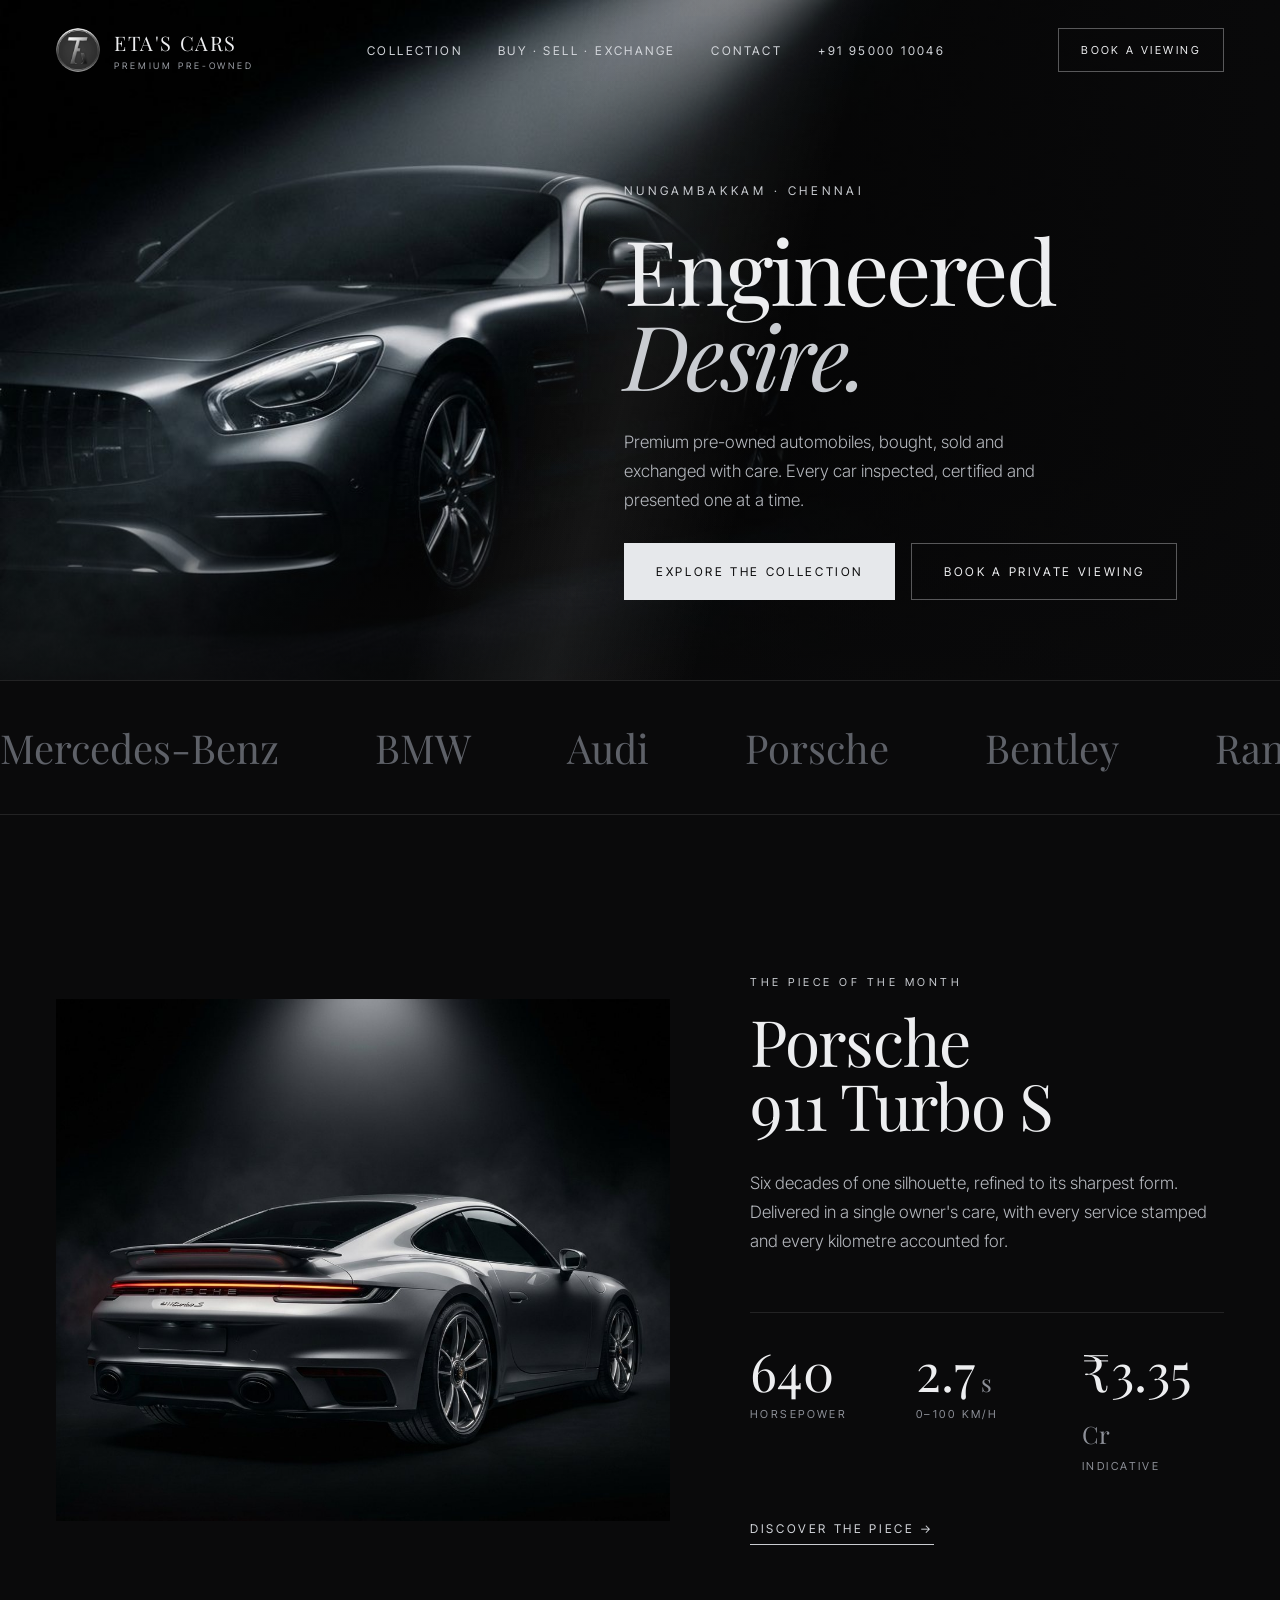
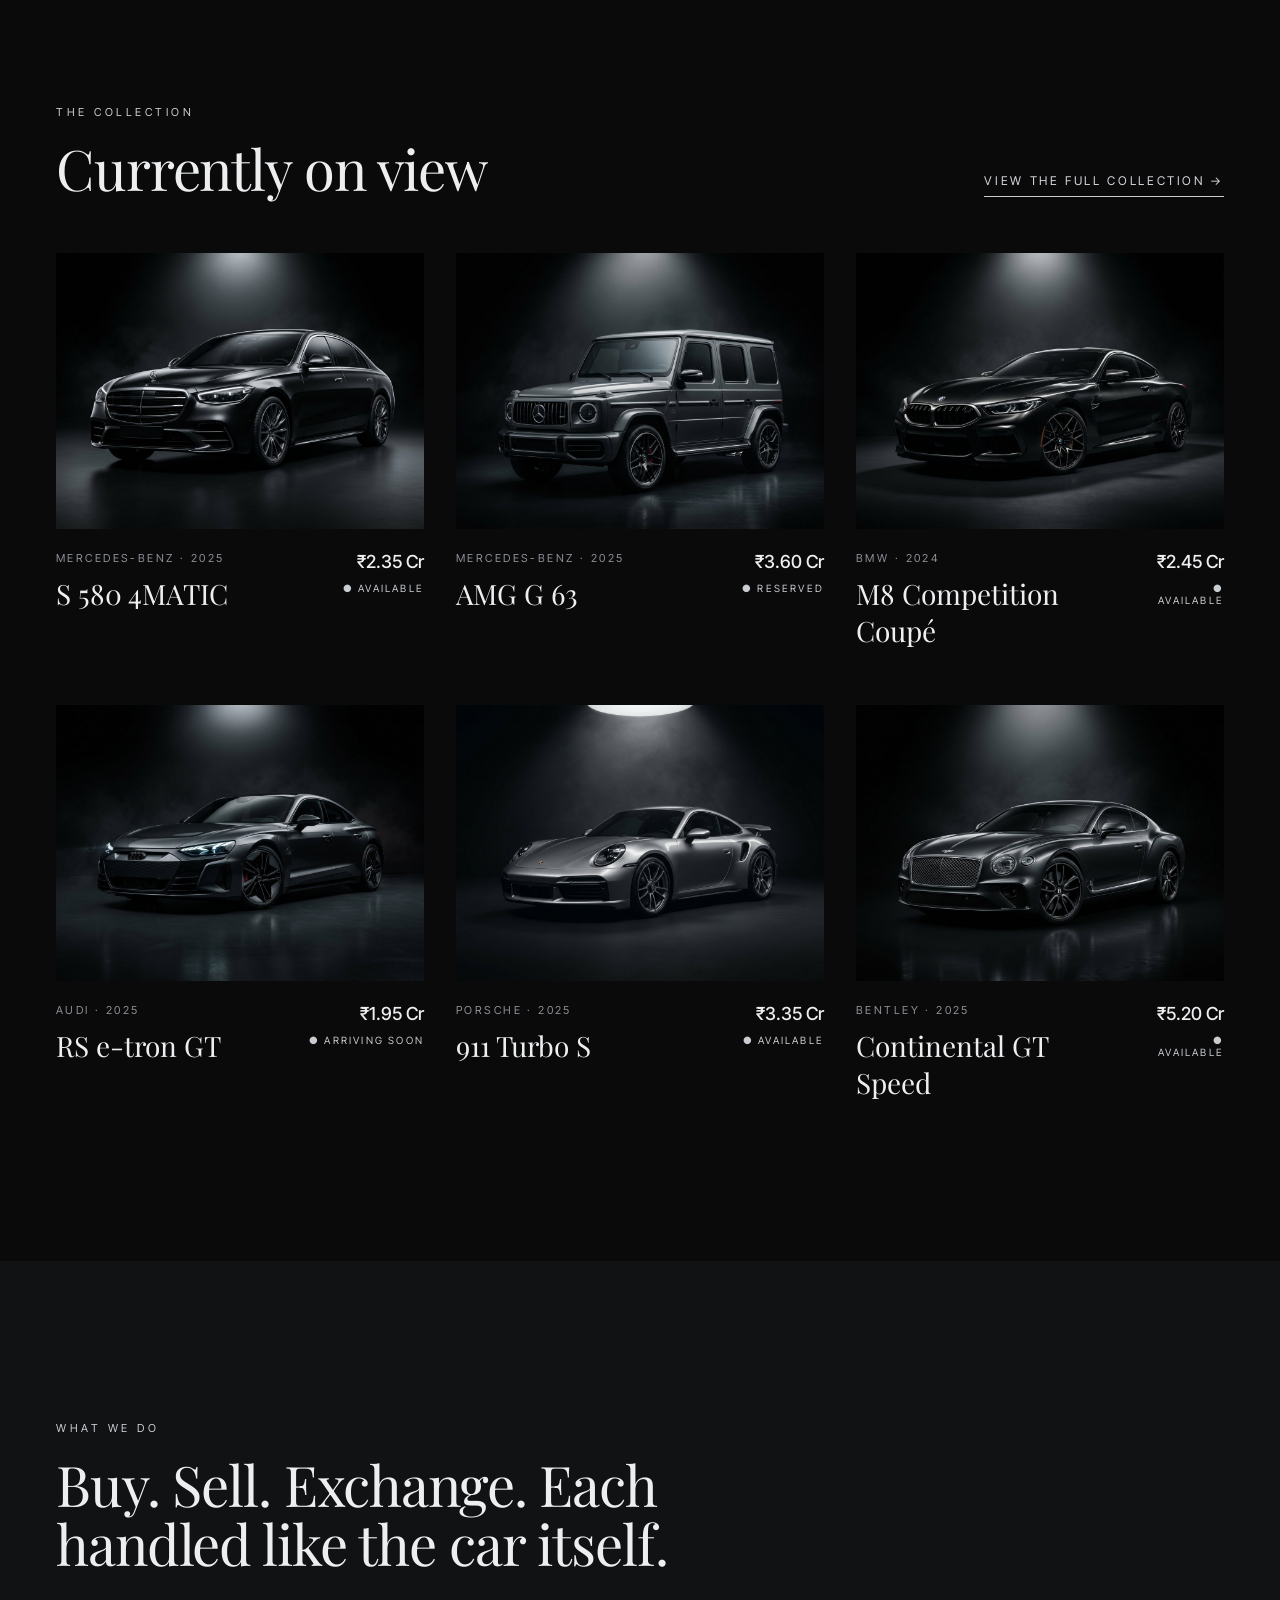
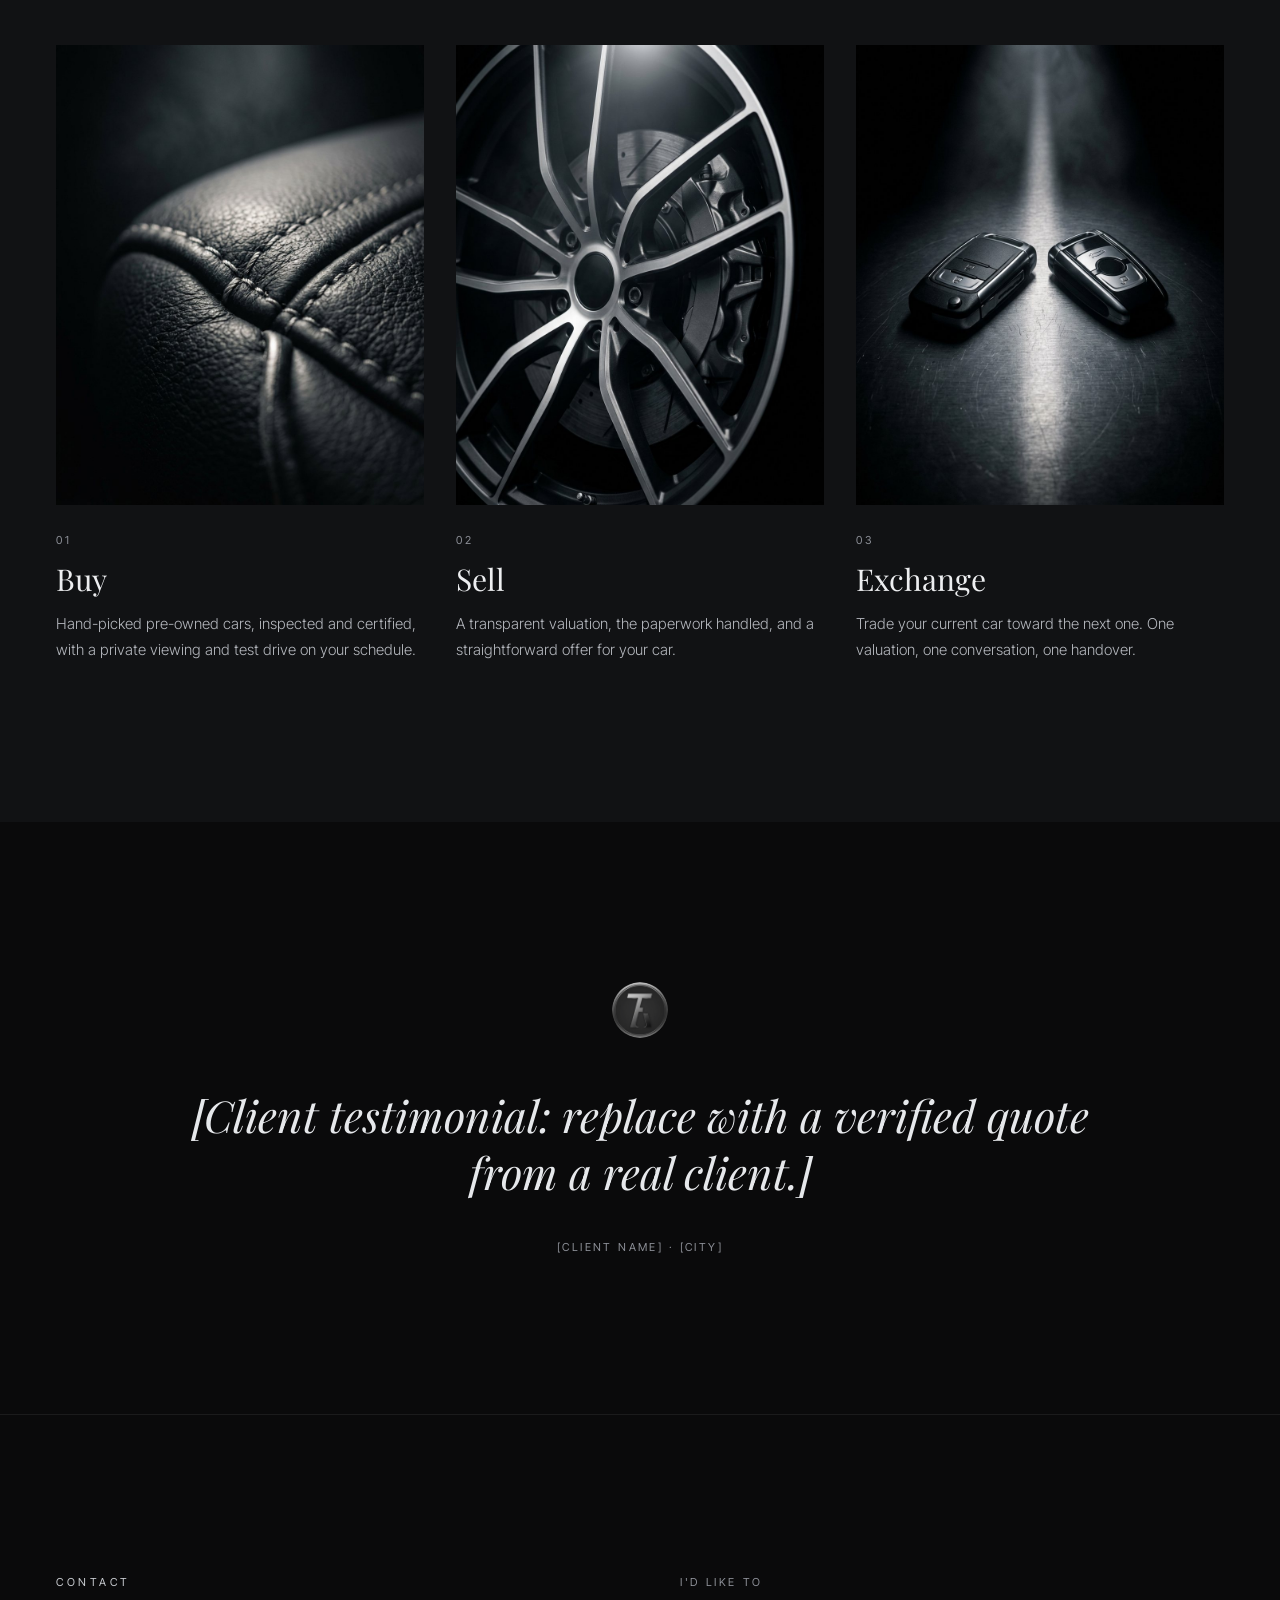
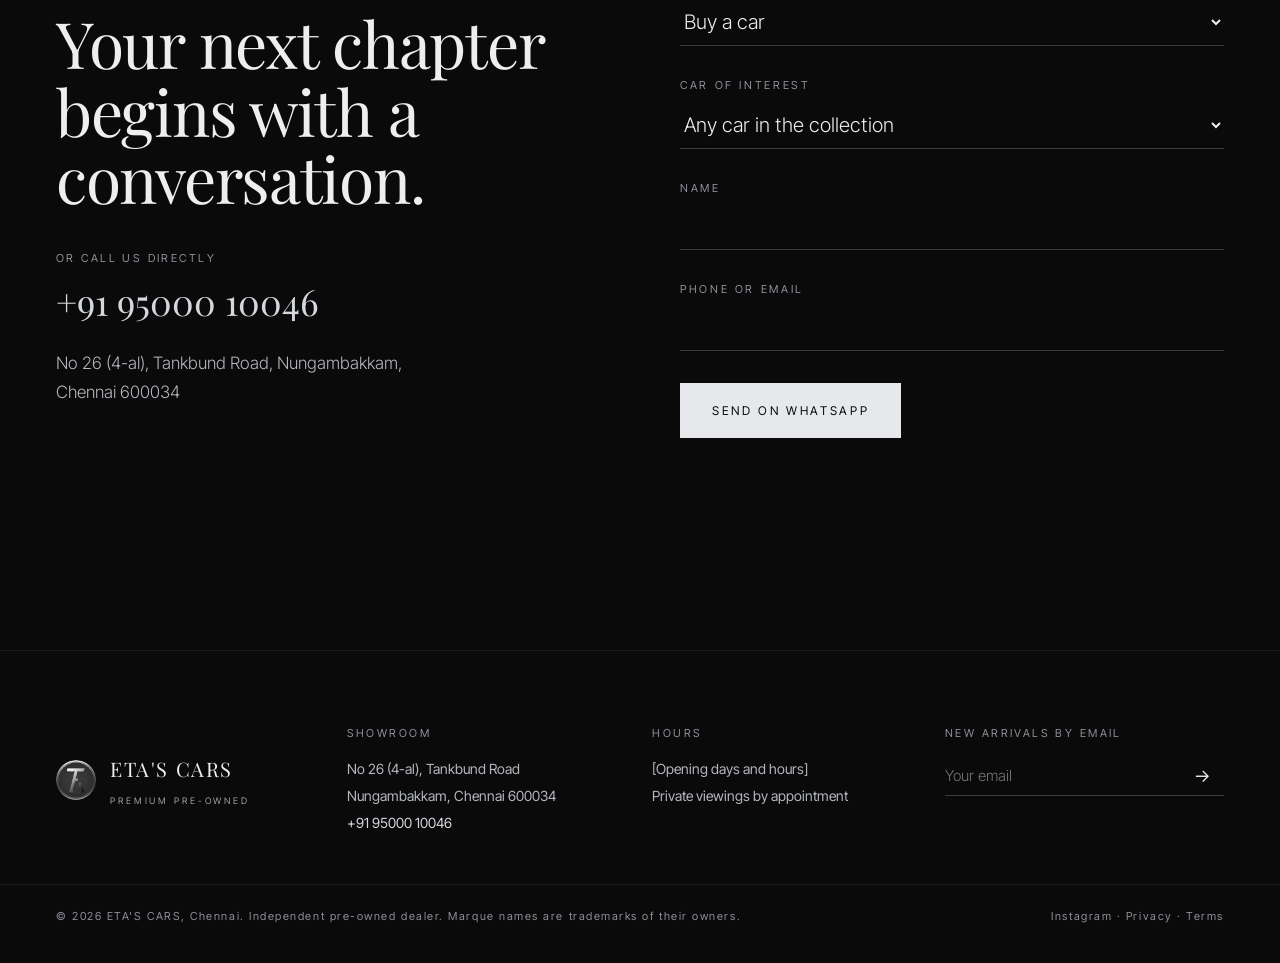
<file: index.html>
<!doctype html>
<html lang="en">
<head>
  <meta charset="utf-8">
  <meta name="viewport" content="width=device-width, initial-scale=1">
  <title>ETA'S CARS | Premium Pre-Owned Cars in Chennai</title>
  <meta name="description" content="ETA'S CARS, Nungambakkam, Chennai. Premium pre-owned luxury cars: buying, selling and exchange. Call +91 95000 10046.">
  <meta property="og:title" content="ETA'S CARS | Premium Pre-Owned Cars">
  <meta property="og:description" content="Buying · Selling · Exchange. Nungambakkam, Chennai.">
  <meta property="og:image" content="assets/img/hero-main.jpg">
  <link rel="icon" href="assets/img/favicon.png">
  <link rel="preconnect" href="https://fonts.googleapis.com">
  <link rel="preconnect" href="https://fonts.gstatic.com" crossorigin>
  <link href="https://fonts.googleapis.com/css2?family=Playfair+Display:ital,wght@0,400;0,500;1,400&family=Inter+Tight:wght@300;400;500;600&display=swap" rel="stylesheet">
  <link rel="stylesheet" href="assets/css/style.css">
  <script type="application/ld+json">
  {
    "@context": "https://schema.org",
    "@type": "AutoDealer",
    "name": "ETA'S CARS",
    "description": "Premium pre-owned cars. Buying, selling and exchange.",
    "telephone": "+91 95000 10046",
    "address": {
      "@type": "PostalAddress",
      "streetAddress": "No 26 (4-al), Tankbund Road, Nungambakkam",
      "addressLocality": "Chennai",
      "postalCode": "600034",
      "addressCountry": "IN"
    }
  }
  </script>
</head>
<body>

<header class="site-header container">
  <a class="brand" href="index.html">
    <img src="assets/img/logo.png" alt="ETA'S CARS logo">
    <span><span class="brand-name">ETA'S CARS</span><span class="brand-tag">Premium Pre-Owned</span></span>
  </a>
  <nav class="nav" aria-label="Main">
    <a href="collection.html">Collection</a>
    <a href="#services">Buy · Sell · Exchange</a>
    <a href="#contact">Contact</a>
    <a href="tel:+919500010046">+91 95000 10046</a>
  </nav>
  <a class="btn btn-ghost btn-sm hide-mobile" href="#contact">Book a Viewing</a>
</header>

<main>
  <section class="hero" aria-label="Introduction">
    <img src="assets/img/hero-main.jpg" alt="A luxury grand tourer emerging from darkness under a single spotlight" fetchpriority="high">
    <div class="hero-scrim" aria-hidden="true"></div>
    <div class="sheen" aria-hidden="true"></div>
    <div class="hero-inner container">
      <div class="hero-copy">
        <p class="eyebrow hide-mobile">Nungambakkam · Chennai</p>
        <h1>Engineered<br><em>Desire.</em></h1>
        <p class="lead hero-sub">Premium pre-owned automobiles, bought, sold and exchanged with care. Every car inspected, certified and presented one at a time.</p>
        <div class="hero-ctas">
          <a class="btn btn-solid" href="collection.html">Explore the Collection</a>
          <a class="btn btn-ghost" href="#contact">Book a Private Viewing</a>
        </div>
      </div>
    </div>
  </section>

  <section class="marquee" aria-label="Marques we deal in">
    <div class="marquee-track" data-marquee></div>
  </section>

  <section class="section container split">
    <div class="frame">
      <img src="assets/img/featured-911-rear.jpg" alt="Silver Porsche 911 Turbo S, rear three-quarter view" loading="lazy">
    </div>
    <div class="split-copy">
      <p class="eyebrow">The Piece of the Month</p>
      <h2 class="featured-title">Porsche<br>911 Turbo S</h2>
      <p class="lead" style="margin-top:32px;max-width:460px">Six decades of one silhouette, refined to its sharpest form. Delivered in a single owner's care, with every service stamped and every kilometre accounted for.</p>
      <div class="stats">
        <div class="stat"><div class="stat-num">640</div><div class="label">Horsepower</div></div>
        <div class="stat"><div class="stat-num">2.7<small> s</small></div><div class="label">0–100 km/h</div></div>
        <div class="stat"><div class="stat-num">₹3.35<small> Cr</small></div><div class="label">Indicative</div></div>
      </div>
      <a class="link-line" href="car.html" style="margin-top:48px">Discover the piece →</a>
    </div>
  </section>

  <section class="container" style="padding-bottom:160px">
    <div class="section-head">
      <div>
        <p class="eyebrow">The Collection</p>
        <h2 class="h2">Currently on view</h2>
      </div>
      <a class="link-line" href="collection.html">View the full collection →</a>
    </div>
    <div class="card-grid" data-featured-cars></div>
  </section>

  <section class="section experience" id="services">
    <div class="container">
      <p class="eyebrow">What we do</p>
      <h2 class="h2" style="margin-bottom:72px;max-width:720px">Buy. Sell. Exchange. Each handled like the car itself.</h2>
      <div class="pillars">
        <article class="pillar">
          <div class="frame r-4-5"><img src="assets/img/experience-buy.jpg" alt="Close-up of hand-stitched black leather" loading="lazy"></div>
          <div class="pillar-num">01</div>
          <h3>Buy</h3>
          <p>Hand-picked pre-owned cars, inspected and certified, with a private viewing and test drive on your schedule.</p>
        </article>
        <article class="pillar">
          <div class="frame r-4-5"><img src="assets/img/experience-sell.jpg" alt="Close-up of an alloy wheel and brake caliper" loading="lazy"></div>
          <div class="pillar-num">02</div>
          <h3>Sell</h3>
          <p>A transparent valuation, the paperwork handled, and a straightforward offer for your car.</p>
        </article>
        <article class="pillar">
          <div class="frame r-4-5"><img src="assets/img/experience-exchange.jpg" alt="Two car keys side by side under a beam of light" loading="lazy"></div>
          <div class="pillar-num">03</div>
          <h3>Exchange</h3>
          <p>Trade your current car toward the next one. One valuation, one conversation, one handover.</p>
        </article>
      </div>
    </div>
  </section>

  <!-- TODO: replace with a real, verified client testimonial -->
  <section class="section container quote">
    <img src="assets/img/logo.png" alt="" aria-hidden="true">
    <blockquote>[Client testimonial: replace with a verified quote from a real client.]</blockquote>
    <cite class="label">[Client name] · [City]</cite>
  </section>

  <section class="section contact" id="contact">
    <div class="container contact-grid">
      <div>
        <p class="eyebrow">Contact</p>
        <h2 class="h2" style="font-size:64px">Your next chapter begins with a conversation.</h2>
        <p class="label" style="margin-top:40px">Or call us directly</p>
        <a class="phone-big" href="tel:+919500010046">+91 95000 10046</a>
        <p class="lead" style="margin-top:24px">No 26 (4-al), Tankbund Road, Nungambakkam,<br>Chennai 600034</p>
      </div>
      <form class="form" data-enquiry novalidate>
        <label class="field">I'd like to
          <select name="intent">
            <option value="buy a car">Buy a car</option>
            <option value="sell my car">Sell my car</option>
            <option value="exchange my car">Exchange my car</option>
          </select>
        </label>
        <label class="field">Car of interest
          <select name="car">
            <option>Any car in the collection</option>
            <option>BMW M8 Competition Coupé</option>
            <option>Porsche 911 Turbo S</option>
            <option>Bentley Continental GT Speed</option>
          </select>
        </label>
        <label class="field">Name <input type="text" name="name" autocomplete="name" required></label>
        <label class="field">Phone or email <input type="text" name="contact" autocomplete="tel" required></label>
        <button class="btn btn-solid" type="submit">Send on WhatsApp</button>
        <p class="form-note" role="status" aria-live="polite"></p>
      </form>
    </div>
  </section>
</main>

<footer class="site-footer">
  <div class="container footer-top">
    <a class="brand" href="index.html">
      <img src="assets/img/logo.png" alt="ETA'S CARS logo" style="width:40px;height:40px">
      <span><span class="brand-name">ETA'S CARS</span><span class="brand-tag">Premium Pre-Owned</span></span>
    </a>
    <div><div class="label">Showroom</div>No 26 (4-al), Tankbund Road<br>Nungambakkam, Chennai 600034<br><a href="tel:+919500010046">+91 95000 10046</a></div>
    <div><div class="label">Hours</div>[Opening days and hours]<br>Private viewings by appointment</div>
    <div><div class="label">New arrivals by email</div>
      <form class="newsletter" data-newsletter>
        <label class="sr-only" for="nl-email">Email address</label>
        <input id="nl-email" type="email" placeholder="Your email" required>
        <button type="submit" aria-label="Subscribe">→</button>
      </form>
    </div>
  </div>
  <div class="container footer-bottom">
    <span>© <span data-year>2026</span> ETA'S CARS, Chennai. Independent pre-owned dealer. Marque names are trademarks of their owners.</span>
    <span>Instagram · Privacy · Terms</span>
  </div>
</footer>

<script src="assets/js/data.js"></script>
<script src="assets/js/main.js"></script>
</body>
</html>
</file>
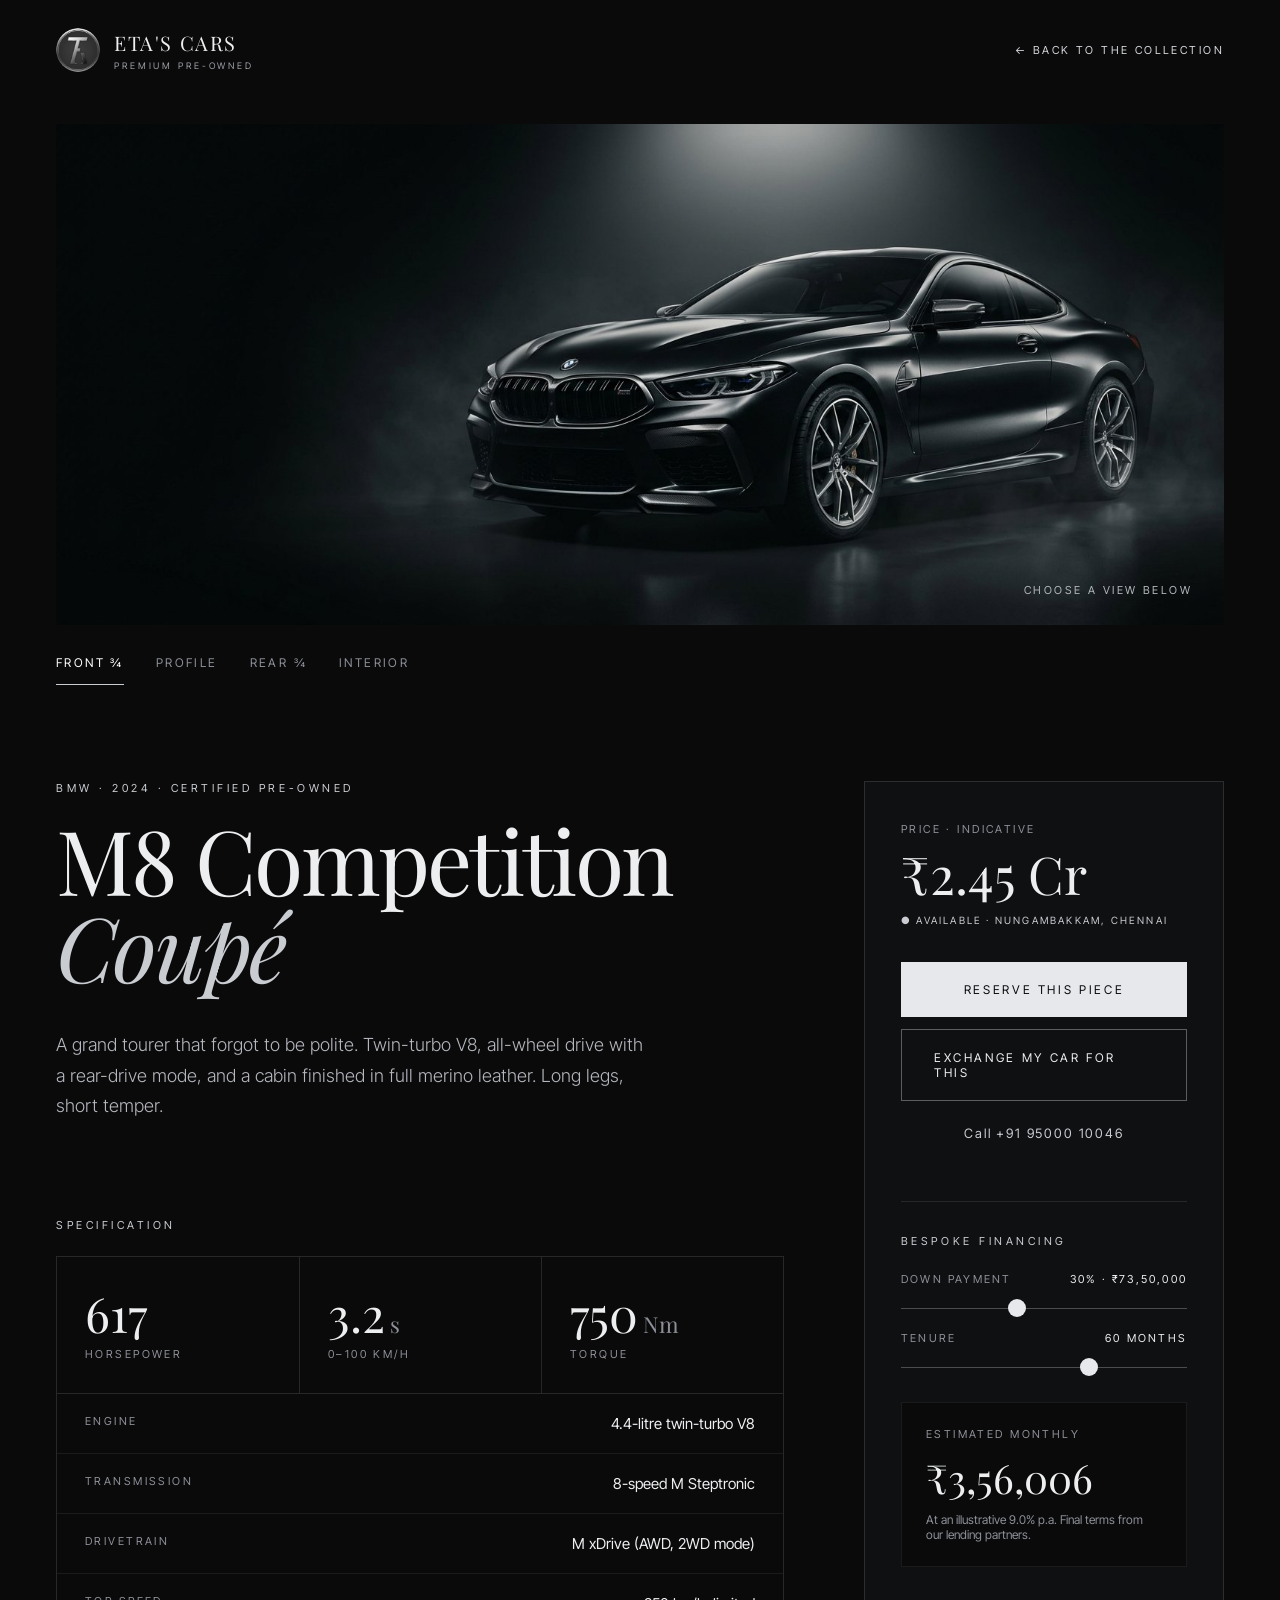
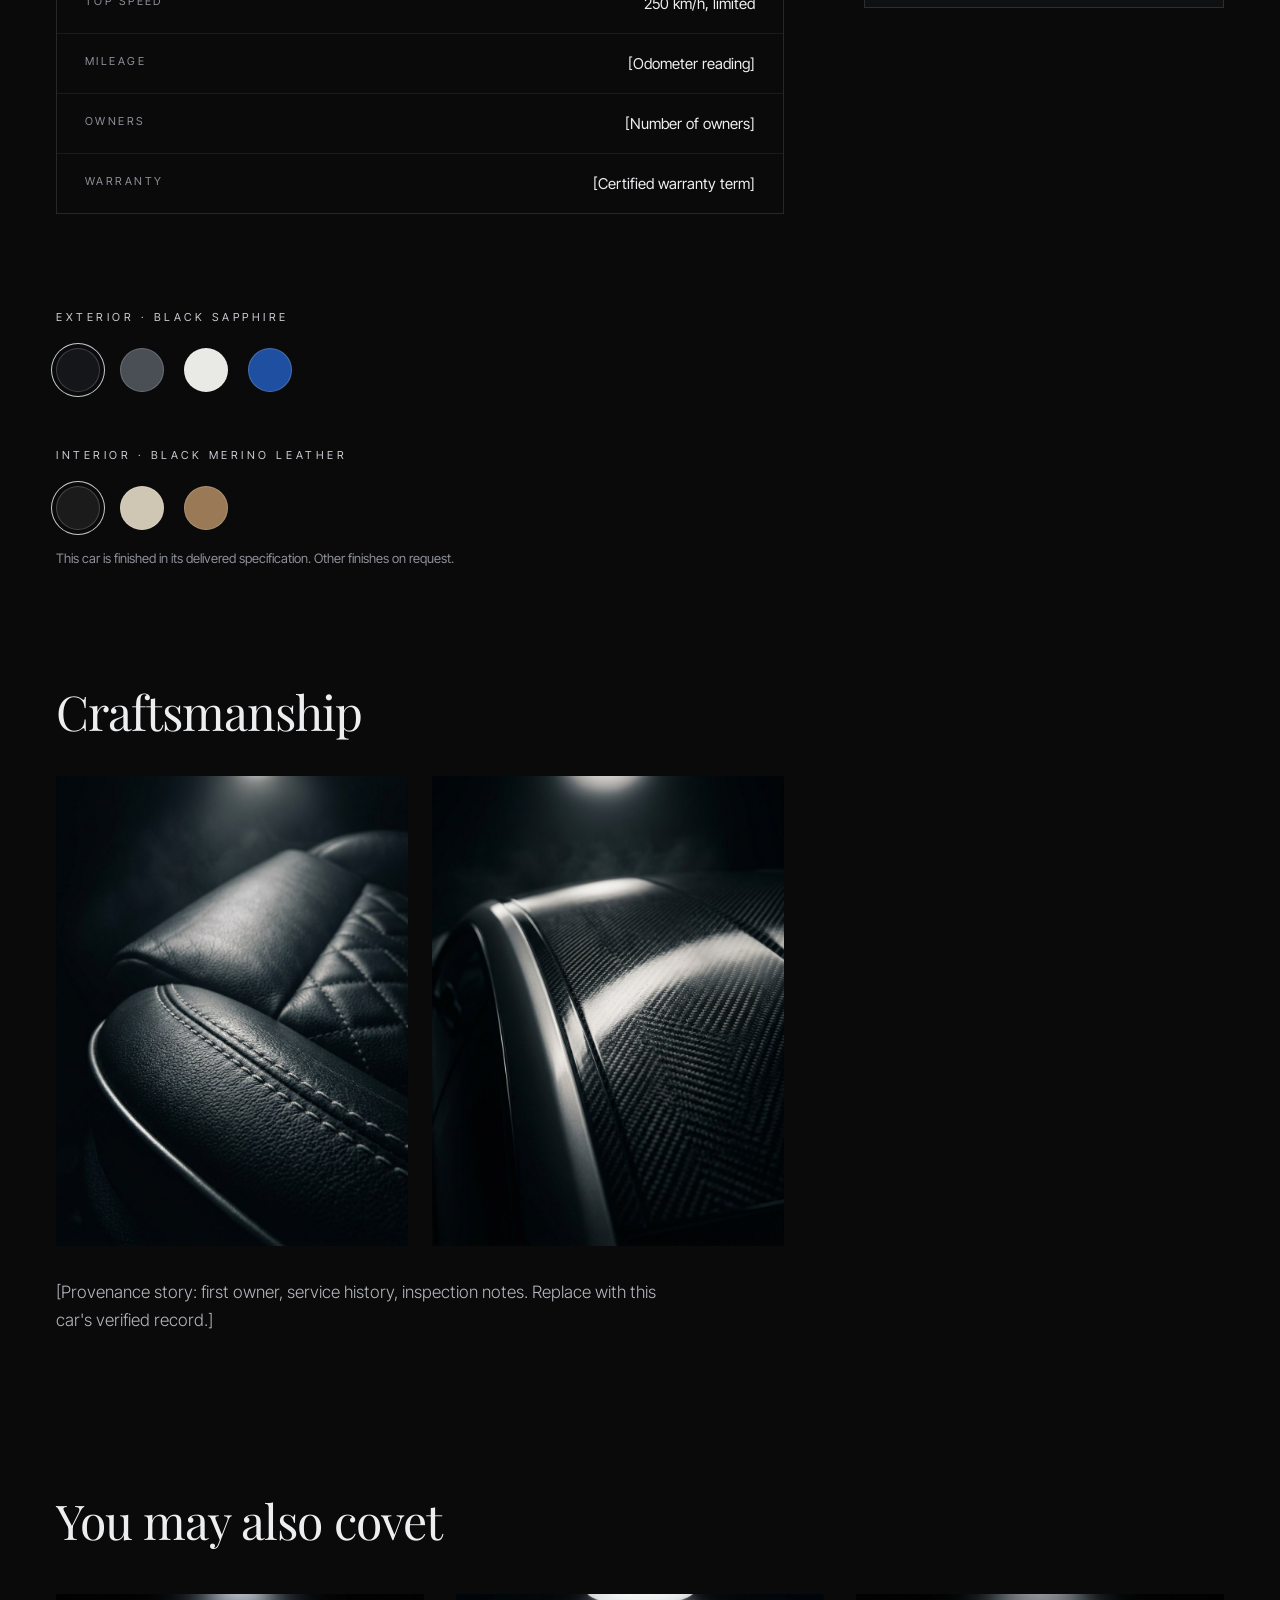
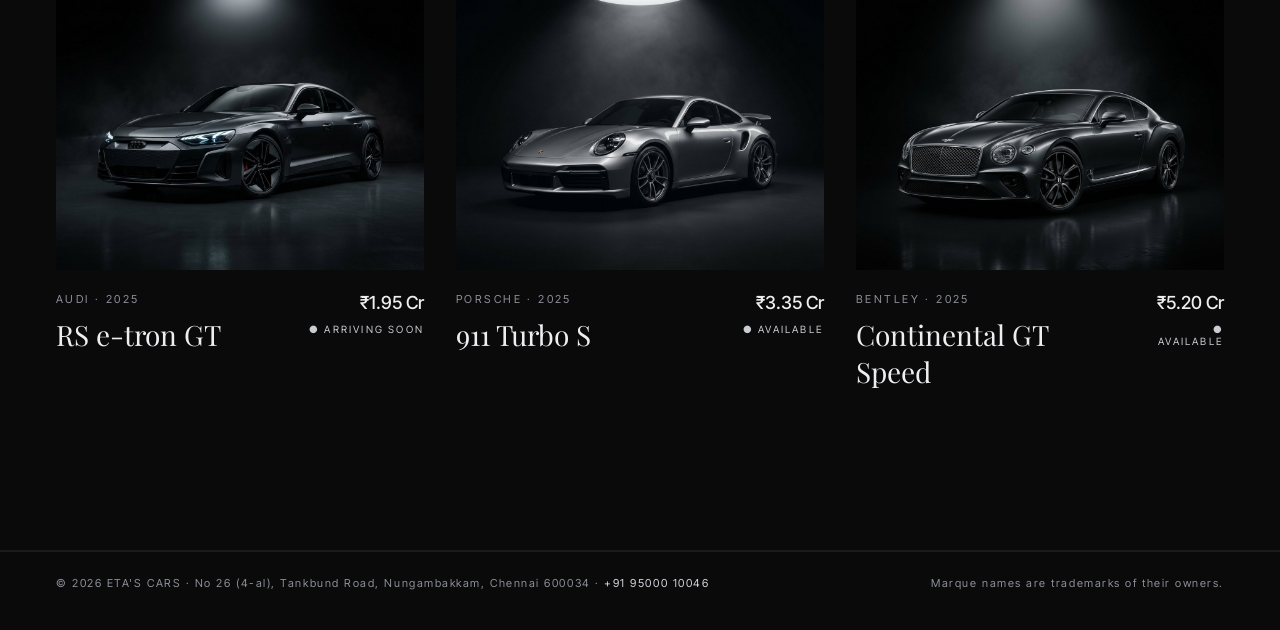
<file: car.html>
<!doctype html>
<html lang="en">
<head>
  <meta charset="utf-8">
  <meta name="viewport" content="width=device-width, initial-scale=1">
  <title>BMW M8 Competition Coupé (2024) | ETA'S CARS, Chennai</title>
  <meta name="description" content="Certified pre-owned 2024 BMW M8 Competition Coupé at ETA'S CARS, Nungambakkam, Chennai.">
  <link rel="icon" href="assets/img/favicon.png">
  <link rel="preconnect" href="https://fonts.googleapis.com">
  <link rel="preconnect" href="https://fonts.gstatic.com" crossorigin>
  <link href="https://fonts.googleapis.com/css2?family=Playfair+Display:ital,wght@0,400;0,500;1,400&family=Inter+Tight:wght@300;400;500;600&display=swap" rel="stylesheet">
  <link rel="stylesheet" href="assets/css/style.css">
  <script type="application/ld+json">
  {
    "@context": "https://schema.org",
    "@type": "Car",
    "name": "BMW M8 Competition Coupé",
    "brand": { "@type": "Brand", "name": "BMW" },
    "modelDate": "2024",
    "itemCondition": "https://schema.org/UsedCondition",
    "vehicleTransmission": "8-speed automatic",
    "driveWheelConfiguration": "https://schema.org/AllWheelDriveConfiguration",
    "image": "assets/img/m8-front.jpg",
    "offers": { "@type": "Offer", "priceCurrency": "INR", "price": "24500000", "availability": "https://schema.org/InStock", "seller": { "@type": "AutoDealer", "name": "ETA'S CARS" } }
  }
  </script>
</head>
<body class="has-mbar">

<header class="site-header container">
  <a class="brand" href="index.html">
    <img src="assets/img/logo.png" alt="ETA'S CARS logo">
    <span><span class="brand-name">ETA'S CARS</span><span class="brand-tag">Premium Pre-Owned</span></span>
  </a>
  <a class="label" style="color:#D4D7DC" href="collection.html">← Back to the Collection</a>
</header>

<main>
  <section class="container" style="padding-top:24px">
    <div class="frame viewer" data-viewer>
      <img src="assets/img/m8-front.jpg" alt="BMW M8 Competition Coupé, front three-quarter view">
      <p class="viewer-hint">Choose a view below</p>
    </div>
    <div class="pills" role="group" aria-label="Viewing angle" style="margin-top:16px;gap:32px">
      <button type="button" class="pill is-active" aria-pressed="true" data-view data-src="assets/img/m8-front.jpg" data-alt="BMW M8 Competition Coupé, front three-quarter view">Front ¾</button>
      <button type="button" class="pill" aria-pressed="false" data-view data-src="assets/img/m8-profile.jpg" data-alt="BMW M8 Competition Coupé, side profile">Profile</button>
      <button type="button" class="pill" aria-pressed="false" data-view data-src="assets/img/m8-rear.jpg" data-alt="BMW M8 Competition Coupé, rear three-quarter view">Rear ¾</button>
      <button type="button" class="pill" aria-pressed="false" data-view data-src="assets/img/m8-interior.jpg" data-alt="BMW M8 Competition Coupé, interior">Interior</button>
    </div>
  </section>

  <section class="container detail-layout">
    <div class="detail-main">
      <p class="eyebrow">BMW · 2024 · Certified Pre-Owned</p>
      <h1 class="detail-title">M8 Competition<br><em>Coupé</em></h1>
      <p class="lead" style="margin-top:40px;max-width:600px;font-size:18px">A grand tourer that forgot to be polite. Twin-turbo V8, all-wheel drive with a rear-drive mode, and a cabin finished in full merino leather. Long legs, short temper.</p>

      <h2 class="block-label">Specification</h2>
      <div class="spec-card">
        <div class="spec-top">
          <div><div class="stat-num">617</div><div class="label" style="margin-top:10px">Horsepower</div></div>
          <div><div class="stat-num">3.2<small> s</small></div><div class="label" style="margin-top:10px">0–100 km/h</div></div>
          <div><div class="stat-num">750<small> Nm</small></div><div class="label" style="margin-top:10px">Torque</div></div>
        </div>
        <div class="spec-row"><span class="label">Engine</span><span>4.4-litre twin-turbo V8</span></div>
        <div class="spec-row"><span class="label">Transmission</span><span>8-speed M Steptronic</span></div>
        <div class="spec-row"><span class="label">Drivetrain</span><span>M xDrive (AWD, 2WD mode)</span></div>
        <div class="spec-row"><span class="label">Top speed</span><span>250 km/h, limited</span></div>
        <div class="spec-row"><span class="label">Mileage</span><span>[Odometer reading]</span></div>
        <div class="spec-row"><span class="label">Owners</span><span>[Number of owners]</span></div>
        <div class="spec-row"><span class="label">Warranty</span><span>[Certified warranty term]</span></div>
      </div>

      <h2 class="block-label">Exterior · <span id="ext-name">Black Sapphire</span></h2>
      <div class="swatches" role="group" aria-label="Exterior colour" data-swatches="#ext-name">
        <button type="button" class="swatch is-active" aria-pressed="true" aria-label="Black Sapphire" style="background:#14161A"></button>
        <button type="button" class="swatch" aria-pressed="false" aria-label="Brands Hatch Grey" style="background:#4A4E55"></button>
        <button type="button" class="swatch" aria-pressed="false" aria-label="Alpine White" style="background:#E9EAE6"></button>
        <button type="button" class="swatch" aria-pressed="false" aria-label="Marina Bay Blue" style="background:#1F4FA0"></button>
      </div>
      <h2 class="block-label" style="margin-top:56px">Interior · <span id="int-name">Black merino leather</span></h2>
      <div class="swatches" role="group" aria-label="Interior trim" data-swatches="#int-name">
        <button type="button" class="swatch is-active" aria-pressed="true" aria-label="Black merino leather" style="background:#1B1B1C"></button>
        <button type="button" class="swatch" aria-pressed="false" aria-label="Silverstone merino leather" style="background:#CFC6B4"></button>
        <button type="button" class="swatch" aria-pressed="false" aria-label="Midrand Beige" style="background:#9A7A56"></button>
      </div>
      <p style="margin-top:20px;font-size:13px;color:var(--muted)">This car is finished in its delivered specification. Other finishes on request.</p>

      <h2 class="h2" style="margin-top:120px;font-size:48px">Craftsmanship</h2>
      <div class="craft-grid">
        <div class="frame r-3-4"><img src="assets/img/m8-macro-stitching.jpg" alt="Close-up of quilted leather with contrast stitching" loading="lazy"></div>
        <div class="frame r-3-4"><img src="assets/img/m8-macro-carbon.jpg" alt="Close-up of a carbon-fibre roof panel" loading="lazy"></div>
      </div>
      <!-- TODO: replace with this car's verified history -->
      <p class="lead" style="margin-top:32px;max-width:600px">[Provenance story: first owner, service history, inspection notes. Replace with this car's verified record.]</p>
    </div>

    <aside class="side-panel">
      <div class="label">Price · indicative</div>
      <div class="side-price">₹2.45 Cr</div>
      <div class="status" style="text-align:left;margin-top:14px">Available · Nungambakkam, Chennai</div>
      <div class="side-actions">
        <a class="btn btn-solid" href="index.html#contact">Reserve this piece</a>
        <a class="btn btn-ghost" href="index.html#contact">Exchange my car for this</a>
        <a class="side-call" href="tel:+919500010046">Call +91 95000 10046</a>
      </div>

      <h2 class="finance-title">Bespoke financing</h2>
      <!-- data-rate is an illustrative interest rate (% per year): set your lending partner's rate -->
      <div data-finance data-price="24500000" data-rate="9">
        <label class="slider">
          <span class="slider-head"><span>Down payment</span><output data-out="down"></output></span>
          <input type="range" name="down" min="10" max="60" step="5" value="30">
        </label>
        <label class="slider" style="margin-top:0">
          <span class="slider-head"><span>Tenure</span><output data-out="months"></output></span>
          <input type="range" name="months" min="12" max="84" step="12" value="60">
        </label>
        <div class="emi-box">
          <div class="label">Estimated monthly</div>
          <div class="emi" data-out="emi"></div>
          <div style="margin-top:8px;font-size:12px;color:var(--muted)">At an illustrative 9.0% p.a. Final terms from our lending partners.</div>
        </div>
      </div>
    </aside>
  </section>

  <section class="section container">
    <h2 class="h2" style="margin-bottom:48px;font-size:48px">You may also covet</h2>
    <div class="card-grid" data-related="911,rsetrongt,gtspeed"></div>
  </section>
</main>

<div class="mbar">
  <div><div class="label" style="font-size:10px">Indicative</div><div class="mbar-price">₹2.45 Cr</div></div>
  <a class="btn btn-ghost" href="tel:+919500010046" aria-label="Call ETA'S CARS">Call</a>
  <a class="btn btn-solid" href="index.html#contact">Reserve</a>
</div>

<footer class="site-footer">
  <div class="container footer-bottom">
    <span>© <span data-year>2026</span> ETA'S CARS · No 26 (4-al), Tankbund Road, Nungambakkam, Chennai 600034 · <a href="tel:+919500010046">+91 95000 10046</a></span>
    <span>Marque names are trademarks of their owners.</span>
  </div>
</footer>

<script src="assets/js/data.js"></script>
<script src="assets/js/main.js"></script>
<script src="assets/js/car.js"></script>
</body>
</html>
</file>
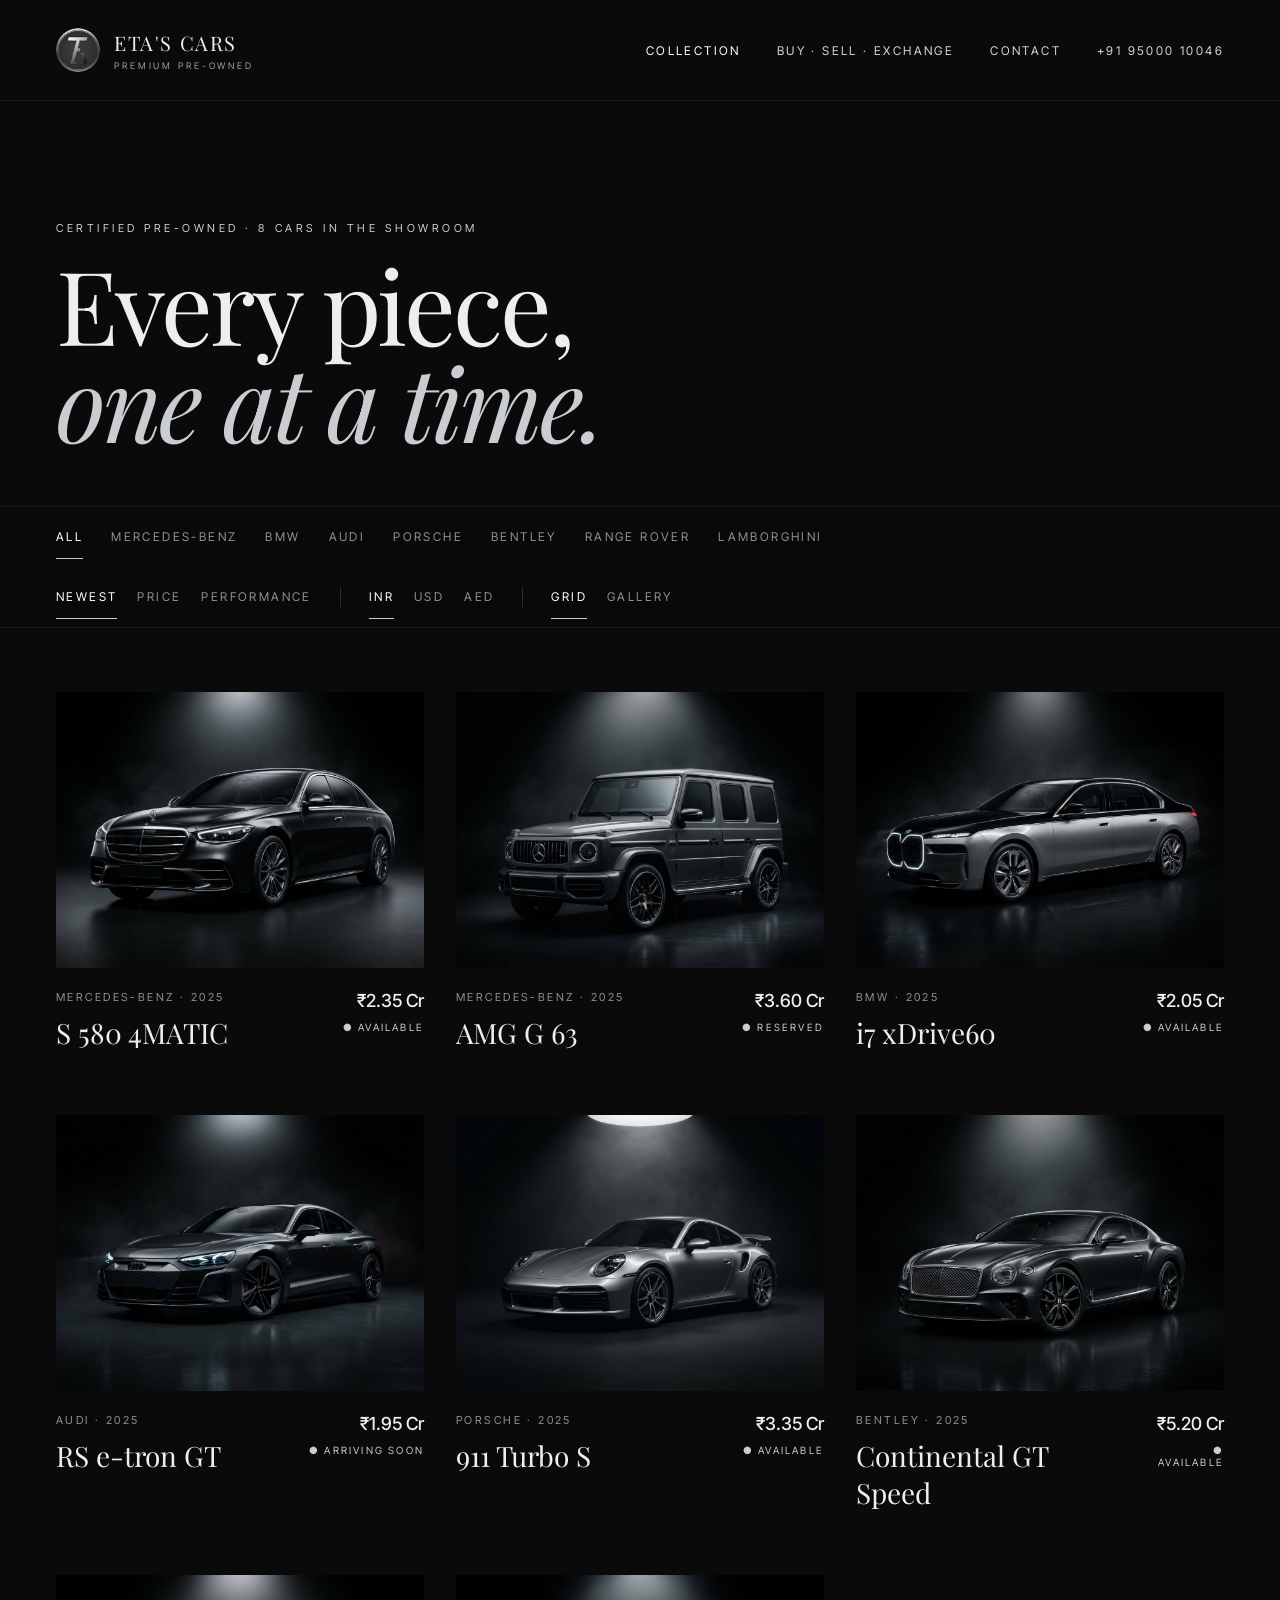
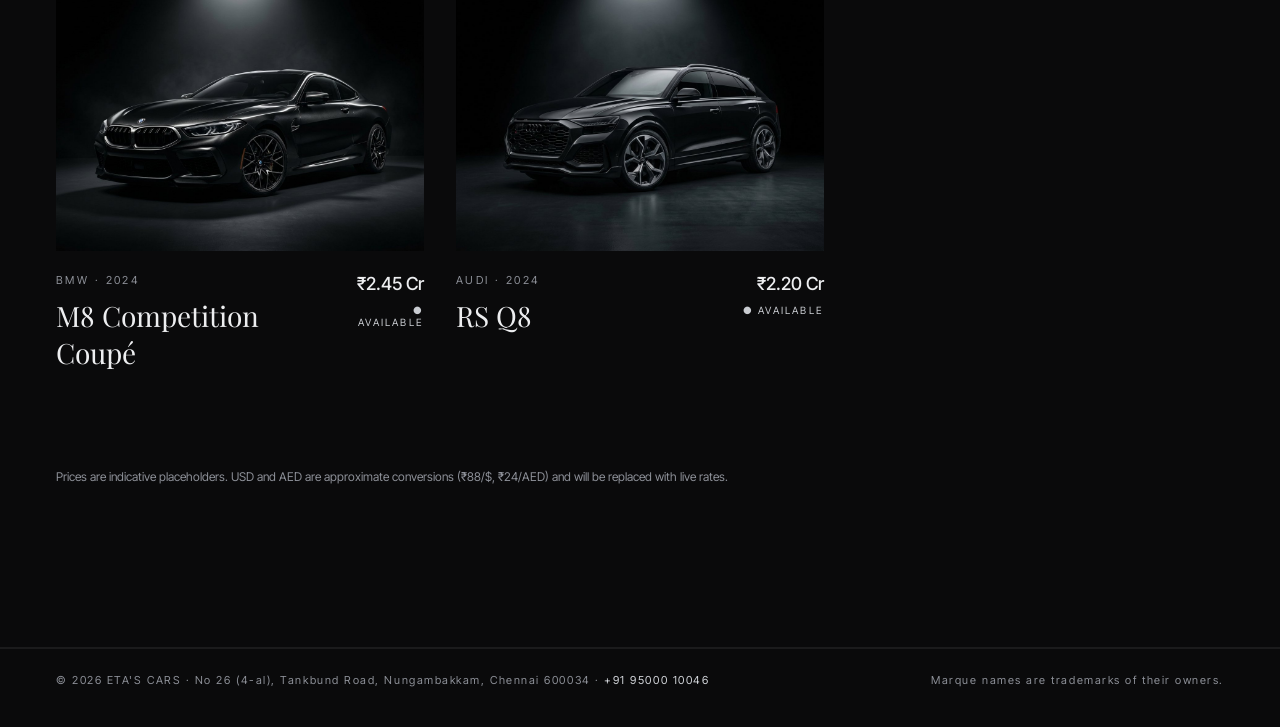
<file: collection.html>
<!doctype html>
<html lang="en">
<head>
  <meta charset="utf-8">
  <meta name="viewport" content="width=device-width, initial-scale=1">
  <title>The Collection | ETA'S CARS, Chennai</title>
  <meta name="description" content="Certified pre-owned luxury cars at ETA'S CARS, Nungambakkam, Chennai: Mercedes-Benz, BMW, Audi, Porsche, Bentley and more.">
  <link rel="icon" href="assets/img/favicon.png">
  <link rel="preconnect" href="https://fonts.googleapis.com">
  <link rel="preconnect" href="https://fonts.gstatic.com" crossorigin>
  <link href="https://fonts.googleapis.com/css2?family=Playfair+Display:ital,wght@0,400;0,500;1,400&family=Inter+Tight:wght@300;400;500;600&display=swap" rel="stylesheet">
  <link rel="stylesheet" href="assets/css/style.css">
</head>
<body>

<header class="site-header container bordered">
  <a class="brand" href="index.html">
    <img src="assets/img/logo.png" alt="ETA'S CARS logo">
    <span><span class="brand-name">ETA'S CARS</span><span class="brand-tag">Premium Pre-Owned</span></span>
  </a>
  <nav class="nav" aria-label="Main">
    <a class="active" href="collection.html" aria-current="page">Collection</a>
    <a href="index.html#services">Buy · Sell · Exchange</a>
    <a href="index.html#contact">Contact</a>
    <a href="tel:+919500010046">+91 95000 10046</a>
  </nav>
</header>

<main>
  <section class="container" style="padding-top:120px;padding-bottom:56px">
    <p class="eyebrow">Certified Pre-Owned · <span data-count>8</span> cars in the showroom</p>
    <h1 class="page-title">Every piece,<br><em>one at a time.</em></h1>
  </section>

  <div class="filterbar">
    <div class="container filterbar-inner">
      <div class="pills" role="group" aria-label="Filter by marque" data-filter-marque></div>
      <div class="pills">
        <div class="pill-group" role="group" aria-label="Sort" data-filter-sort></div>
        <span class="divider" aria-hidden="true"></span>
        <div class="pill-group" role="group" aria-label="Currency" data-filter-currency></div>
        <span class="divider" aria-hidden="true"></span>
        <div class="pill-group" role="group" aria-label="View">
          <button type="button" class="pill" data-key="view" data-value="grid">Grid</button>
          <button type="button" class="pill" data-key="view" data-value="gallery">Gallery</button>
        </div>
      </div>
    </div>
  </div>

  <section class="container results">
    <div data-results></div>
    <p class="fineprint">Prices are indicative placeholders. USD and AED are approximate conversions (₹88/$, ₹24/AED) and will be replaced with live rates.</p>
  </section>
</main>

<footer class="site-footer">
  <div class="container footer-bottom">
    <span>© <span data-year>2026</span> ETA'S CARS · No 26 (4-al), Tankbund Road, Nungambakkam, Chennai 600034 · <a href="tel:+919500010046">+91 95000 10046</a></span>
    <span>Marque names are trademarks of their owners.</span>
  </div>
</footer>

<script src="assets/js/data.js"></script>
<script src="assets/js/main.js"></script>
<script src="assets/js/collection.js"></script>
</body>
</html>
</file>
<file: assets/css/style.css>
/* ETA'S CARS — site styles
   Palette: obsidian #0A0A0B · graphite #111214 · bone #EDEEF0 · brushed silver #C9CCD1 */

:root {
  --bg: #0A0A0B;
  --bg-2: #111214;
  --panel: #0F1012;
  --text: #EDEEF0;
  --text-2: #B4B7BD;
  --muted: #8D9098;
  --silver: #C9CCD1;
  --white: #E6E8EB;
  --line: rgba(255, 255, 255, 0.1);
  --line-soft: rgba(255, 255, 255, 0.07);
  --serif: 'Playfair Display', Georgia, serif;
  --sans: 'Inter Tight', system-ui, sans-serif;
  --ease: cubic-bezier(.16, 1, .3, 1);
  --pad: 56px;
  --max: 1440px;
}

*, *::before, *::after { box-sizing: border-box; }
html { scroll-behavior: smooth; }
body { margin: 0; background: var(--bg); color: var(--text); font-family: var(--sans); -webkit-font-smoothing: antialiased; }
img { display: block; max-width: 100%; }
a { color: #D4D7DC; text-decoration: none; transition: color .3s; }
a:hover { color: #fff; }
h1, h2, h3, p { margin: 0; }
button { font: inherit; }
:focus-visible { outline: 1px solid var(--silver); outline-offset: 3px; }
.sr-only { position: absolute; width: 1px; height: 1px; overflow: hidden; clip: rect(0 0 0 0); white-space: nowrap; }

/* ---------- Layout helpers ---------- */
.container { max-width: var(--max); margin: 0 auto; padding-left: var(--pad); padding-right: var(--pad); }
.section { padding-top: 160px; padding-bottom: 160px; }
.eyebrow { font-size: 11px; letter-spacing: .32em; text-transform: uppercase; color: var(--silver); margin-bottom: 20px; }
.label { font-size: 11px; letter-spacing: .22em; text-transform: uppercase; color: var(--muted); }
.serif { font-family: var(--serif); font-weight: 400; }
.h2 { font-family: var(--serif); font-weight: 400; font-size: 56px; letter-spacing: -.02em; line-height: 1.05; }
.lead { font-size: 17px; line-height: 1.7; color: var(--text-2); font-weight: 300; }
.link-line { display: inline-block; font-size: 12px; letter-spacing: .22em; text-transform: uppercase; border-bottom: 1px solid var(--silver); padding-bottom: 8px; }

/* ---------- Buttons ---------- */
.btn { display: inline-flex; align-items: center; justify-content: center; min-height: 44px; padding: 20px 32px; font-size: 12px; letter-spacing: .22em; text-transform: uppercase; transition: all .4s var(--ease); cursor: pointer; border: 0; }
.btn-solid { background: var(--white); color: var(--bg); }
.btn-solid:hover { background: #fff; color: var(--bg); }
.btn-ghost { border: 1px solid rgba(237, 238, 240, .35); color: var(--text); background: transparent; }
.btn-ghost:hover { border-color: var(--white); }
.btn-sm { padding: 14px 22px; font-size: 11px; }

/* ---------- Header ---------- */
.site-header { position: relative; z-index: 10; display: flex; flex-wrap: wrap; align-items: center; justify-content: space-between; gap: 24px; padding-top: 28px; padding-bottom: 28px; }
.site-header.bordered { border-bottom: 1px solid var(--line-soft); }
.brand { display: flex; align-items: center; gap: 14px; }
.brand img { width: 44px; height: 44px; border-radius: 50%; }
.brand-name { display: block; font-family: var(--serif); font-size: 20px; letter-spacing: .08em; color: var(--text); }
.brand-tag { display: block; margin-top: 4px; font-size: 9px; letter-spacing: .32em; text-transform: uppercase; color: #9DA0A7; }
.nav { display: flex; flex-wrap: wrap; gap: 36px; font-size: 12px; letter-spacing: .2em; text-transform: uppercase; }
.nav a.active { color: #fff; }

/* ---------- Image frames ---------- */
.frame { position: relative; overflow: hidden; background: radial-gradient(ellipse 60% 55% at 50% 58%, #2A2C31 0%, #141518 55%, var(--bg) 100%); }
.frame img { position: absolute; inset: 0; width: 100%; height: 100%; object-fit: cover; transition: transform 1.5s var(--ease); }
.r-4-3 { aspect-ratio: 4 / 3; }
.r-4-5 { aspect-ratio: 4 / 5; }
.r-3-4 { aspect-ratio: 3 / 4; }
.r-21-10 { aspect-ratio: 21 / 10; }

/* ---------- Hero ---------- */
.hero { position: relative; margin-top: -100px; width: 100%; aspect-ratio: 21 / 9; min-height: 680px; max-height: 1000px; display: flex; align-items: flex-end; overflow: hidden; background: var(--bg); }
.hero > img { position: absolute; inset: 0; width: 100%; height: 100%; object-fit: cover; object-position: left center; }
.hero-scrim { position: absolute; inset: 0; background: linear-gradient(to left, rgba(10,10,11,.9) 0%, rgba(10,10,11,.55) 35%, rgba(10,10,11,0) 60%), linear-gradient(to top, rgba(10,10,11,.7) 0%, rgba(10,10,11,0) 35%); }
.sheen { position: absolute; inset: 0; background: linear-gradient(105deg, transparent 40%, rgba(255,255,255,.07) 50%, transparent 60%); animation: sweep 7s ease-in-out infinite; pointer-events: none; }
@keyframes sweep { 0% { transform: translateX(-60%); } 60%, 100% { transform: translateX(60%); } }
.hero-inner { position: relative; width: 100%; display: flex; justify-content: flex-end; padding-bottom: 80px; }
.hero-copy { width: 100%; max-width: 600px; }
.hero-copy .eyebrow { font-size: 12px; margin-bottom: 28px; }
.hero h1 { font-family: var(--serif); font-weight: 400; font-size: clamp(56px, 7vw, 112px); line-height: .95; letter-spacing: -.03em; }
.hero h1 em { color: var(--silver); }
.hero-sub { margin-top: 32px; max-width: 420px; }
.hero-ctas { margin-top: 28px; display: flex; flex-wrap: wrap; gap: 16px; }

/* ---------- Marquee ---------- */
.marquee { border-top: 1px solid var(--line); border-bottom: 1px solid var(--line); padding: 40px 0; overflow: hidden; }
.marquee-track { display: flex; gap: 96px; white-space: nowrap; width: max-content; animation: marq 40s linear infinite; }
.marquee-track span { font-family: var(--serif); font-size: 40px; color: #5E6168; transition: color .4s; }
.marquee-track span:hover { color: var(--white); }
@keyframes marq { to { transform: translateX(-50%); } }

/* ---------- Featured ---------- */
.split { display: flex; flex-wrap: wrap; gap: 80px; align-items: center; }
.split > .frame { flex: 1 1 560px; min-width: 0; aspect-ratio: 4 / 3.4; }
.split > .split-copy { flex: 1 1 420px; min-width: 0; }
.featured-title { font-family: var(--serif); font-weight: 400; font-size: 64px; line-height: 1; letter-spacing: -.02em; }
.stats { margin-top: 56px; display: grid; grid-template-columns: repeat(3, minmax(0, 1fr)); gap: 24px; border-top: 1px solid var(--line); padding-top: 32px; }
.stat-num { font-family: var(--serif); font-size: 52px; line-height: 1; }
.stat-num small { font-size: 24px; color: var(--muted); }
.stat .label { margin-top: 10px; }

/* ---------- Car cards ---------- */
.section-head { display: flex; flex-wrap: wrap; justify-content: space-between; align-items: flex-end; gap: 24px; margin-bottom: 56px; }
.card-grid { display: grid; grid-template-columns: repeat(auto-fill, minmax(min(360px, 100%), 1fr)); gap: 56px 32px; }
.card { display: block; color: var(--text); }
.card:hover { color: var(--text); }
.card:hover .frame img { transform: scale(1.05); }
.card-strip { position: absolute; left: 0; right: 0; bottom: 0; padding: 18px 20px; background: rgba(10,10,11,.82); display: flex; justify-content: space-between; gap: 12px; font-size: 11px; letter-spacing: .18em; text-transform: uppercase; opacity: 0; transform: translateY(8px); transition: all .6s var(--ease); }
.card:hover .card-strip, .card:focus-visible .card-strip { opacity: 1; transform: none; }
.card-meta { padding-top: 22px; display: flex; justify-content: space-between; gap: 16px; }
.card-model { margin-top: 10px; font-family: var(--serif); font-size: 28px; }
.card-price { font-size: 18px; font-weight: 500; text-align: right; }
.status { margin-top: 10px; font-size: 10px; letter-spacing: .22em; text-transform: uppercase; color: var(--silver); text-align: right; }
.status::before { content: '● '; }

/* ---------- Experience ---------- */
.experience { background: var(--bg-2); }
.pillars { display: grid; grid-template-columns: repeat(auto-fit, minmax(min(300px, 100%), 1fr)); gap: 32px; }
.pillar-num { margin-top: 28px; font-size: 11px; letter-spacing: .24em; color: var(--muted); }
.pillar h3 { margin: 12px 0; font-family: var(--serif); font-weight: 400; font-size: 30px; }
.pillar p { font-size: 15px; line-height: 1.7; color: var(--text-2); font-weight: 300; }

/* ---------- Testimonial ---------- */
.quote { max-width: 1100px; margin: 0 auto; text-align: center; }
.quote img { width: 56px; height: 56px; border-radius: 50%; opacity: .8; margin: 0 auto; }
.quote blockquote { margin: 48px 0 0; font-family: var(--serif); font-style: italic; font-size: 44px; line-height: 1.3; color: var(--white); }
.quote cite { display: block; margin-top: 40px; font-style: normal; }

/* ---------- Contact ---------- */
.contact { border-top: 1px solid var(--line-soft); }
.contact-grid { display: flex; flex-wrap: wrap; gap: 80px; }
.contact-grid > * { flex: 1 1 460px; min-width: 0; }
.phone-big { display: inline-block; margin-top: 12px; font-family: var(--serif); font-size: 36px; }
.form { display: flex; flex-direction: column; gap: 32px; }
.field { display: flex; flex-direction: column; gap: 10px; font-size: 11px; letter-spacing: .24em; text-transform: uppercase; color: var(--muted); }
.field input, .field select { background: var(--bg); border: 0; border-bottom: 1px solid rgba(255,255,255,.2); color: var(--text); font: 300 20px var(--sans); padding: 10px 0; border-radius: 0; }
.field input:focus, .field select:focus { outline: none; border-bottom-color: var(--silver); }
.form .btn { align-self: flex-start; }
.form-note { font-size: 14px; color: var(--silver); min-height: 20px; }

/* ---------- Footer ---------- */
.site-footer { border-top: 1px solid var(--line-soft); }
.footer-top { display: flex; flex-wrap: wrap; justify-content: space-between; gap: 48px; padding-top: 72px; padding-bottom: 48px; font-size: 14px; color: var(--text-2); line-height: 1.9; }
.footer-top .label { margin-bottom: 12px; }
.newsletter { display: flex; gap: 12px; border-bottom: 1px solid rgba(255,255,255,.2); }
.newsletter input { background: transparent; border: 0; color: var(--text); font: 300 15px var(--sans); padding: 10px 0; flex: 1; min-width: 0; }
.newsletter input:focus { outline: none; }
.newsletter button { background: none; border: 0; color: var(--white); cursor: pointer; min-width: 44px; font-size: 18px; }
.footer-bottom { display: flex; flex-wrap: wrap; justify-content: space-between; gap: 16px; padding-top: 24px; padding-bottom: 40px; font-size: 11px; letter-spacing: .14em; color: var(--muted); border-top: 1px solid var(--line-soft); }

/* ---------- Collection page ---------- */
.page-title { font-family: var(--serif); font-weight: 400; font-size: clamp(56px, 8vw, 112px); line-height: .95; letter-spacing: -.03em; }
.page-title em { color: var(--silver); }
.filterbar { position: sticky; top: 0; z-index: 5; background: rgba(10,10,11,.92); backdrop-filter: blur(12px); -webkit-backdrop-filter: blur(12px); border-top: 1px solid var(--line-soft); border-bottom: 1px solid var(--line-soft); }
.filterbar-inner { display: flex; flex-wrap: wrap; align-items: center; justify-content: space-between; gap: 16px 40px; padding-top: 8px; padding-bottom: 8px; }
.pills { display: flex; flex-wrap: wrap; align-items: center; gap: 28px; }
.pill-group { display: flex; gap: 20px; }
.divider { width: 1px; height: 20px; background: rgba(255,255,255,.15); }
.pill { background: transparent; border: 0; border-bottom: 1px solid transparent; color: var(--muted); font: 400 12px var(--sans); letter-spacing: .2em; text-transform: uppercase; padding: 12px 0; min-height: 44px; cursor: pointer; white-space: nowrap; transition: color .3s; }
.pill:hover { color: var(--white); }
.pill.is-active { color: #fff; border-bottom-color: var(--silver); }
.results { padding-top: 64px; padding-bottom: 160px; }
.results .card-grid { gap: 64px 32px; }
.animate-in { animation: fadeUp .7s var(--ease); }
@keyframes fadeUp { from { opacity: 0; transform: translateY(16px); } to { opacity: 1; transform: none; } }
.gallery { display: flex; flex-direction: column; gap: 120px; }
.gallery .card { display: flex; flex-wrap: wrap; gap: 56px; align-items: flex-end; }
.gallery .frame { flex: 3 1 640px; min-width: 0; }
.gallery-copy { flex: 1 1 300px; min-width: 0; }
.gallery-num { font-family: var(--serif); font-size: 20px; color: var(--muted); }
.gallery-model { margin-top: 12px; font-family: var(--serif); font-size: 44px; line-height: 1.05; }
.gallery-foot { margin-top: 32px; padding-top: 24px; border-top: 1px solid var(--line); display: flex; justify-content: space-between; }
.empty { margin: 80px 0; font-family: var(--serif); font-size: 32px; color: var(--muted); }
.fineprint { margin-top: 96px; font-size: 12px; color: var(--muted); line-height: 1.7; }

/* ---------- Car detail page ---------- */
.viewer { aspect-ratio: 21 / 9; }
.viewer img { animation: fadeIn .8s var(--ease); }
@keyframes fadeIn { from { opacity: .2; } to { opacity: 1; } }
.viewer-hint { position: absolute; right: 32px; bottom: 28px; font-size: 11px; letter-spacing: .22em; text-transform: uppercase; color: var(--text-2); }
.detail-layout { display: flex; flex-wrap: wrap; gap: 80px; align-items: flex-start; padding-top: 96px; }
.detail-main { flex: 999 1 640px; min-width: 0; }
.detail-title { font-family: var(--serif); font-weight: 400; font-size: clamp(52px, 7vw, 96px); line-height: .98; letter-spacing: -.03em; }
.detail-title em { color: var(--silver); }
.block-label { margin-top: 96px; font-size: 11px; letter-spacing: .32em; text-transform: uppercase; color: var(--silver); font-weight: 400; }
.spec-card { margin-top: 24px; border: 1px solid rgba(255,255,255,.12); }
.spec-top { display: grid; grid-template-columns: repeat(3, minmax(0, 1fr)); border-bottom: 1px solid rgba(255,255,255,.12); }
.spec-top > div { padding: 32px 28px; }
.spec-top > div + div { border-left: 1px solid rgba(255,255,255,.12); }
.spec-top .stat-num { font-size: 48px; }
.spec-top .stat-num small { font-size: 22px; }
.spec-row { display: flex; justify-content: space-between; gap: 24px; padding: 20px 28px; border-bottom: 1px solid var(--line-soft); font-size: 15px; }
.spec-row:last-child { border-bottom: 0; }
.spec-row span:last-child { text-align: right; }
.swatches { margin-top: 24px; display: flex; flex-wrap: wrap; gap: 20px; }
.swatch { width: 44px; height: 44px; border-radius: 50%; border: 1px solid rgba(255,255,255,.18); padding: 0; cursor: pointer; box-shadow: 0 0 0 4px var(--bg), 0 0 0 5px transparent; transition: box-shadow .3s; }
.swatch.is-active { box-shadow: 0 0 0 4px var(--bg), 0 0 0 5px var(--silver); }
.craft-grid { margin-top: 40px; display: grid; grid-template-columns: repeat(auto-fit, minmax(min(260px, 100%), 1fr)); gap: 24px; }
.side-panel { flex: 1 1 360px; min-width: 0; position: sticky; top: 32px; border: 1px solid rgba(255,255,255,.12); padding: 40px 36px; background: var(--panel); }
.side-price { margin-top: 12px; font-family: var(--serif); font-size: 52px; line-height: 1; }
.side-actions { margin-top: 36px; display: flex; flex-direction: column; gap: 12px; }
.side-actions .btn { width: 100%; }
.side-call { text-align: center; font-size: 13px; letter-spacing: .14em; padding: 12px; color: var(--silver); }
.finance-title { margin-top: 48px; padding-top: 32px; border-top: 1px solid var(--line); font-size: 11px; letter-spacing: .32em; text-transform: uppercase; color: var(--silver); font-weight: 400; }
.slider { display: block; margin-top: 24px; font-size: 11px; letter-spacing: .2em; text-transform: uppercase; color: var(--muted); }
.slider-head { display: flex; justify-content: space-between; }
.slider-head output { color: var(--text); }
input[type=range] { -webkit-appearance: none; appearance: none; width: 100%; height: 1px; background: rgba(255,255,255,.25); margin: 22px 0; }
input[type=range]::-webkit-slider-thumb { -webkit-appearance: none; width: 18px; height: 18px; border-radius: 50%; background: var(--white); cursor: pointer; }
input[type=range]::-moz-range-thumb { width: 18px; height: 18px; border: 0; border-radius: 50%; background: var(--white); cursor: pointer; }
.emi-box { margin-top: 12px; padding: 24px; background: var(--bg); border: 1px solid var(--line-soft); }
.emi { margin-top: 10px; font-family: var(--serif); font-size: 40px; }
.mbar { display: none; }

/* ---------- Mobile ---------- */
@media (max-width: 720px) {
  :root { --pad: 20px; }
  .section { padding-top: 80px; padding-bottom: 80px; }
  .h2, .featured-title { font-size: 36px; line-height: 1.1; }
  .stat-num, .spec-top .stat-num { font-size: 28px; }
  .stat-num small, .spec-top .stat-num small { font-size: 14px; }
  .split, .contact-grid, .detail-layout { gap: 48px; }
  .nav { gap: 18px; font-size: 10px; letter-spacing: .16em; }
  .hide-mobile { display: none !important; }

  .hero { aspect-ratio: auto; min-height: 0; height: calc(100svh - 40px); max-height: 760px; }
  .hero > img { object-position: 22% 30%; }
  .hero-scrim { background: linear-gradient(to top, rgba(10,10,11,.97) 0%, rgba(10,10,11,.75) 38%, rgba(10,10,11,0) 68%); }
  .hero-inner { padding-bottom: 40px; }
  .hero-sub { font-size: 15px; }
  .marquee-track span { font-size: 28px; }
  .quote blockquote { font-size: 28px; }

  .filterbar-inner { flex-direction: column; align-items: stretch; gap: 0; padding-top: 0; padding-bottom: 0; }
  .pills { width: 100%; min-width: 0; max-width: 100%; flex-wrap: nowrap; overflow-x: auto; gap: 22px; scrollbar-width: none; -webkit-overflow-scrolling: touch; }
  .pills::-webkit-scrollbar { display: none; }
  .pill, .pill-group, .divider { flex: 0 0 auto; }
  .results { padding-bottom: 80px; }
  .gallery { gap: 72px; }
  .gallery .card { gap: 24px; }

  .viewer { aspect-ratio: 4 / 3; }
  .viewer-hint { display: none; }
  .detail-layout { padding-top: 56px; }
  .block-label { margin-top: 64px; }
  .spec-top > div { padding: 20px 12px; }
  .spec-row { padding: 18px 16px; }
  .side-panel { position: static; padding: 28px 22px; }
  .mbar { display: flex; position: fixed; left: 0; right: 0; bottom: 0; z-index: 20; align-items: center; justify-content: space-between; gap: 10px; padding: 12px 16px calc(12px + env(safe-area-inset-bottom)); background: rgba(10,10,11,.94); backdrop-filter: blur(12px); -webkit-backdrop-filter: blur(12px); border-top: 1px solid var(--line); }
  .mbar .btn { padding: 14px 16px; font-size: 11px; letter-spacing: .18em; }
  .mbar-price { font-family: var(--serif); font-size: 24px; }
  body.has-mbar { padding-bottom: 76px; }
}

@media (prefers-reduced-motion: reduce) {
  html { scroll-behavior: auto; }
  *, *::before, *::after { animation: none !important; transition: none !important; }
}
</file>
